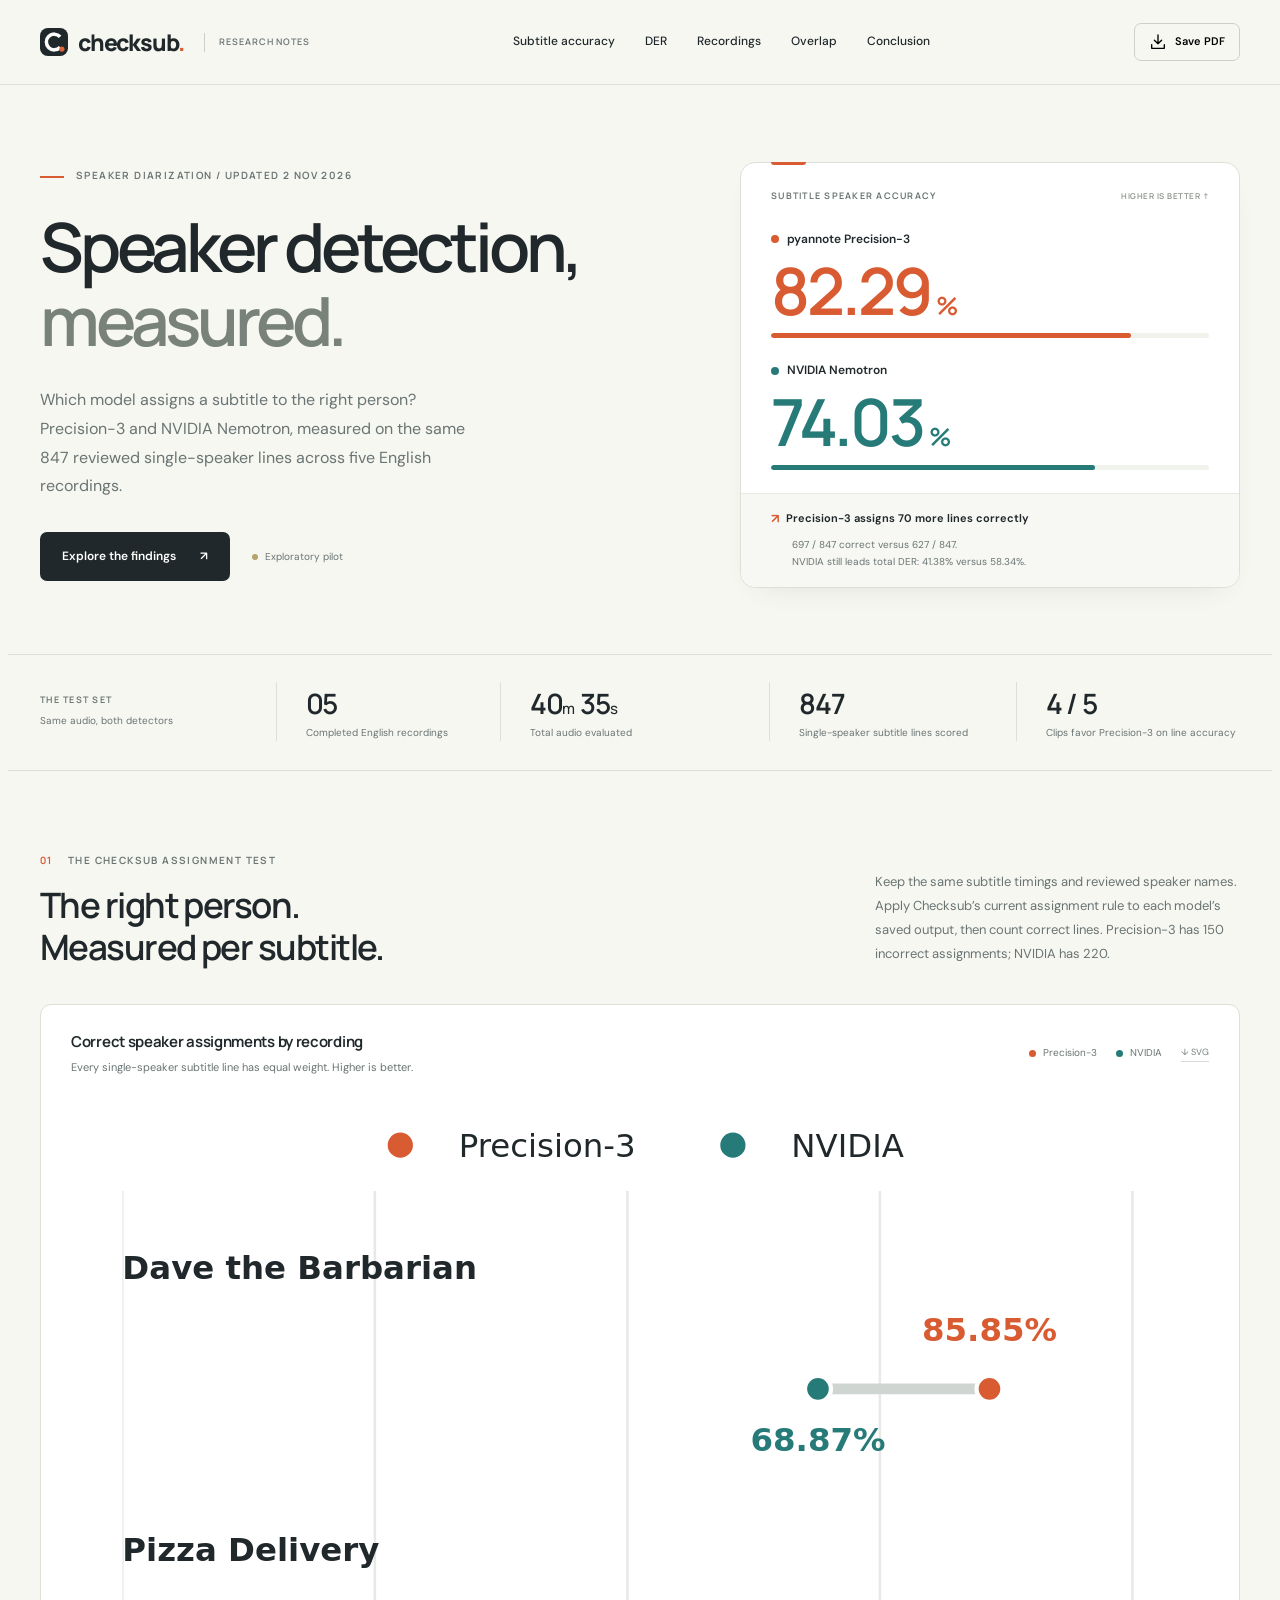
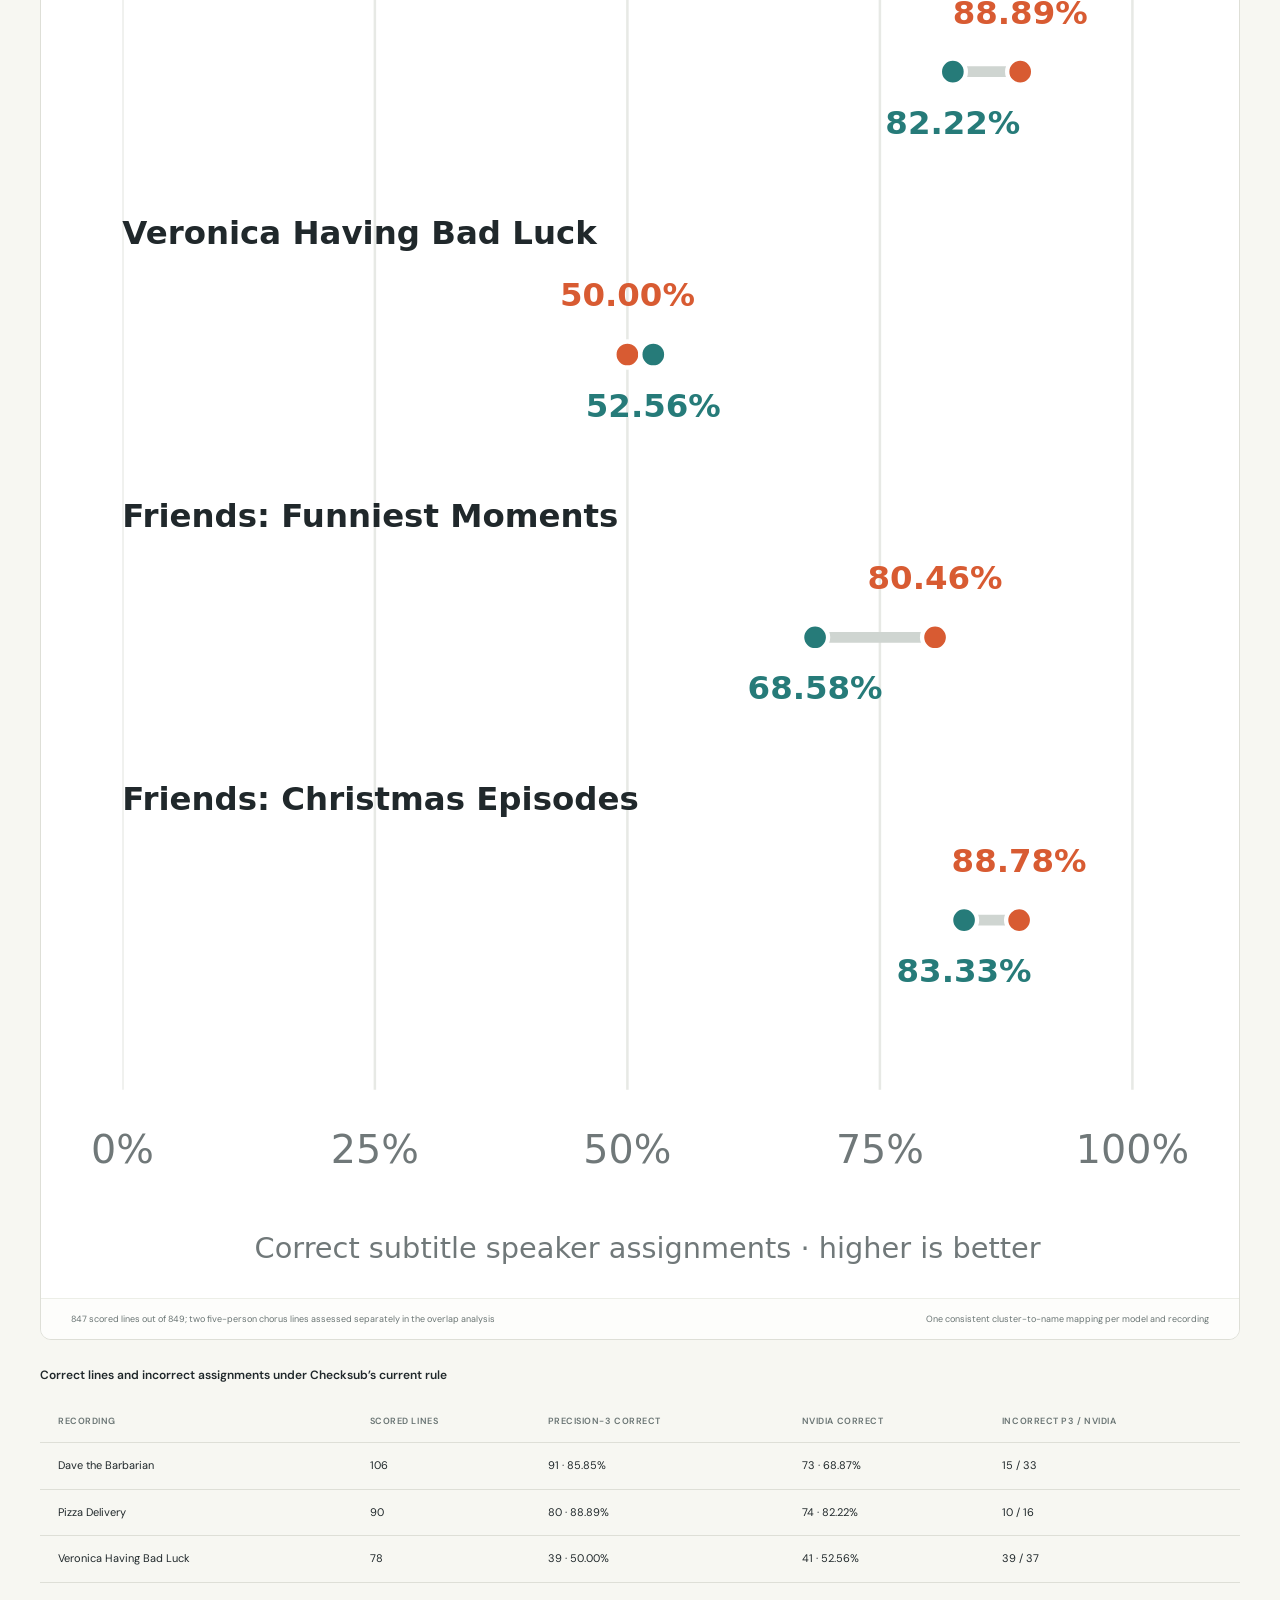
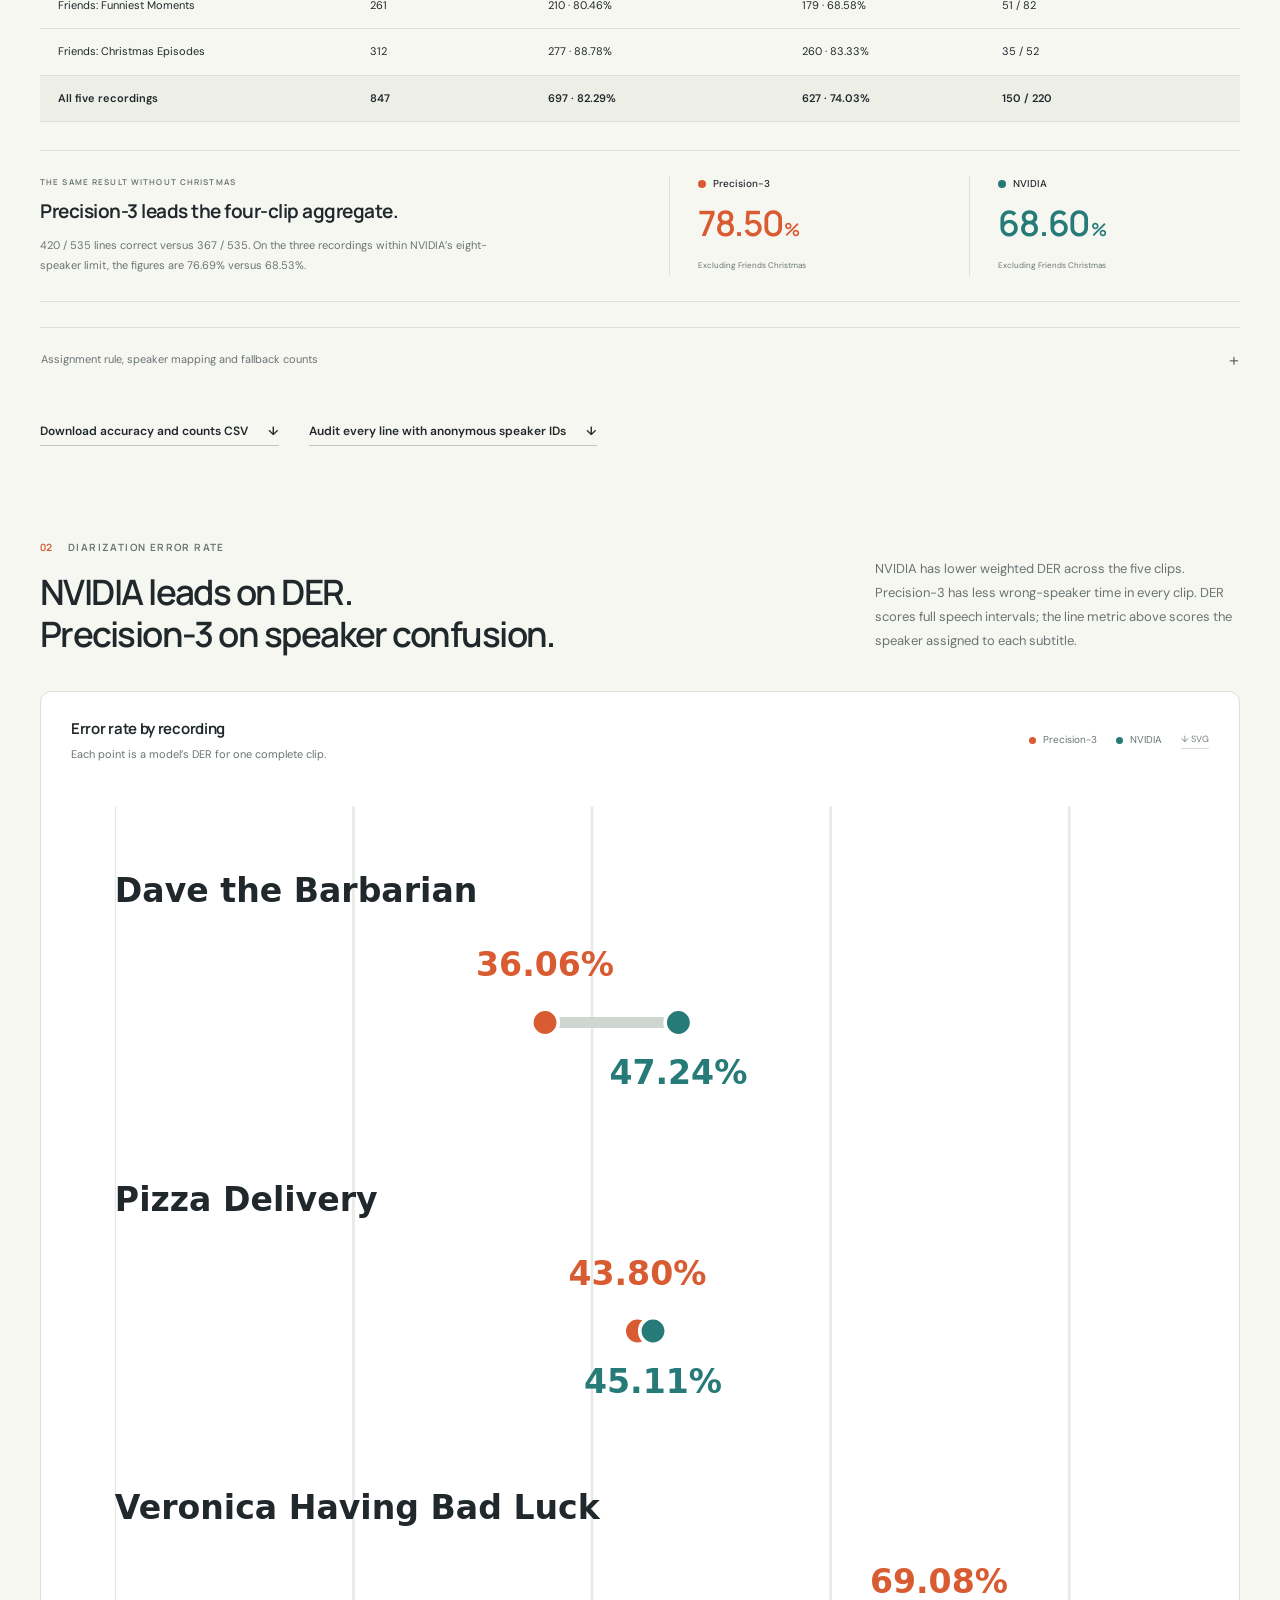
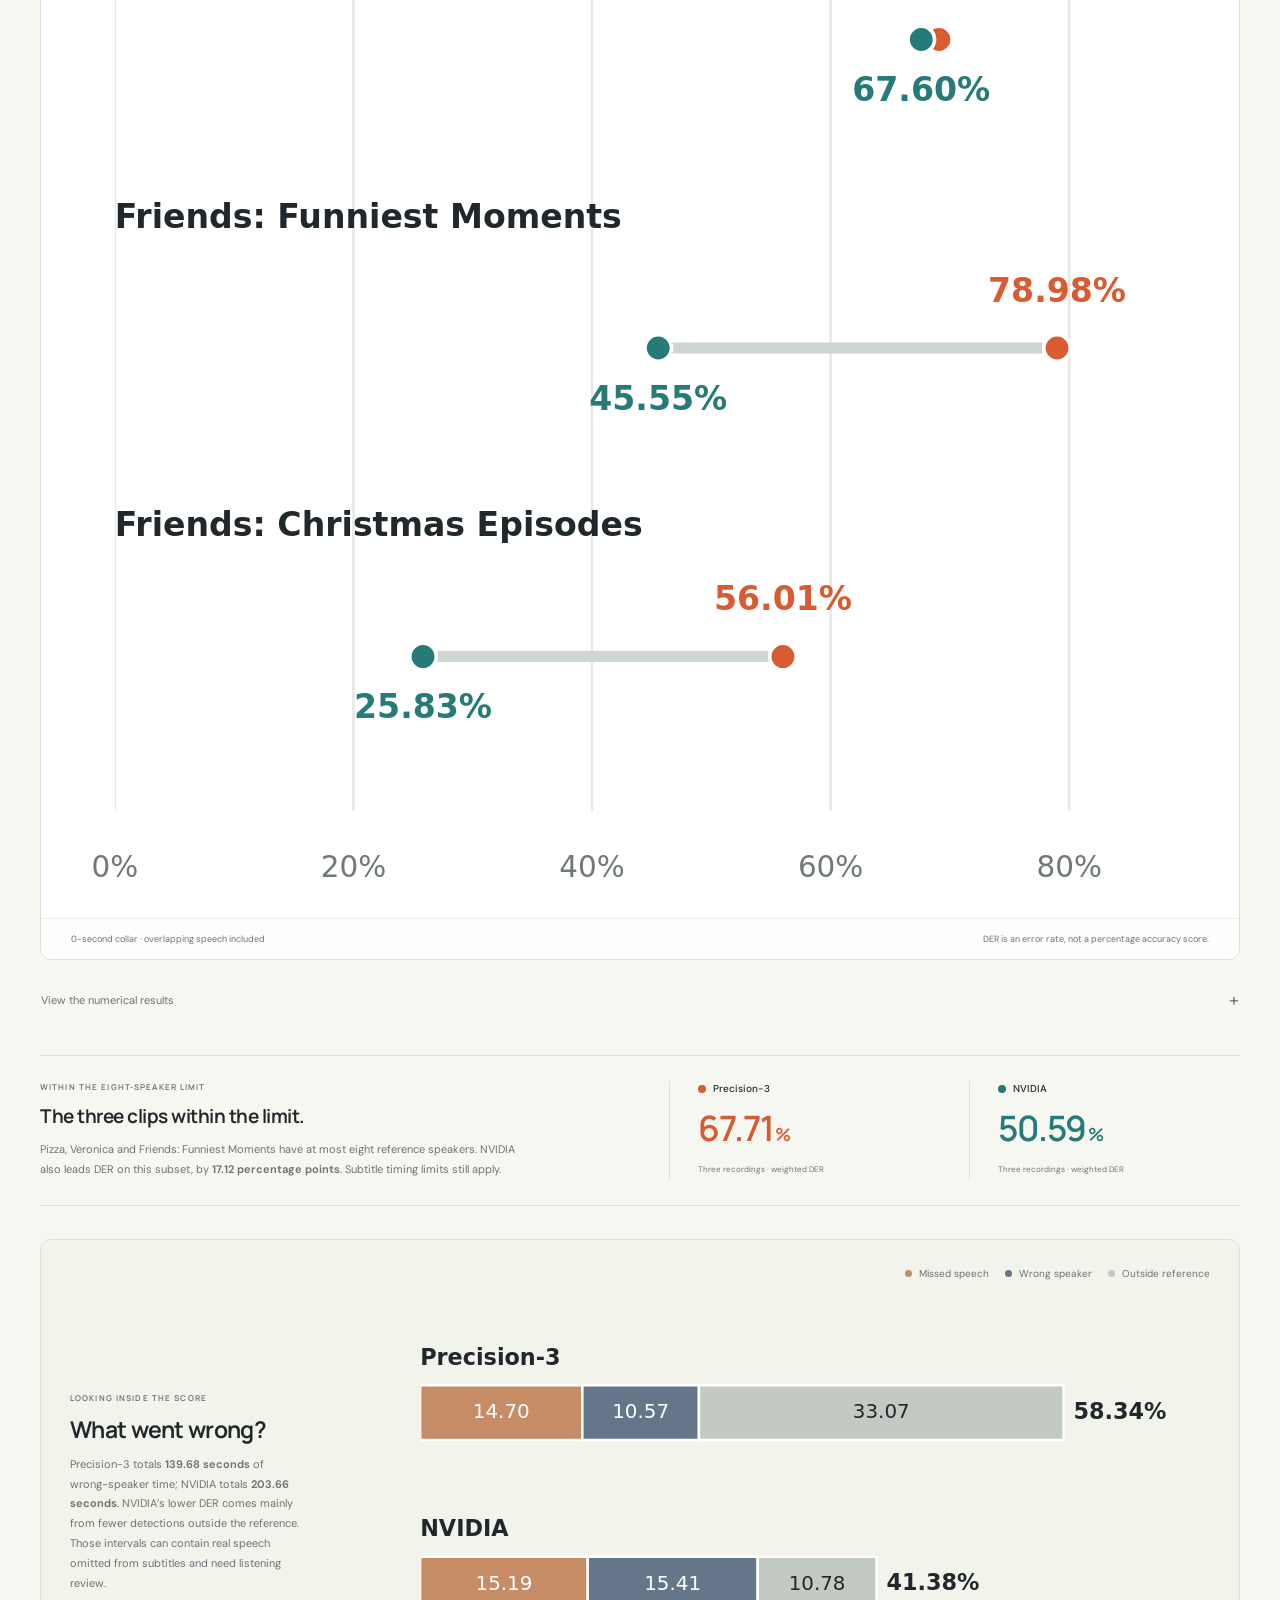
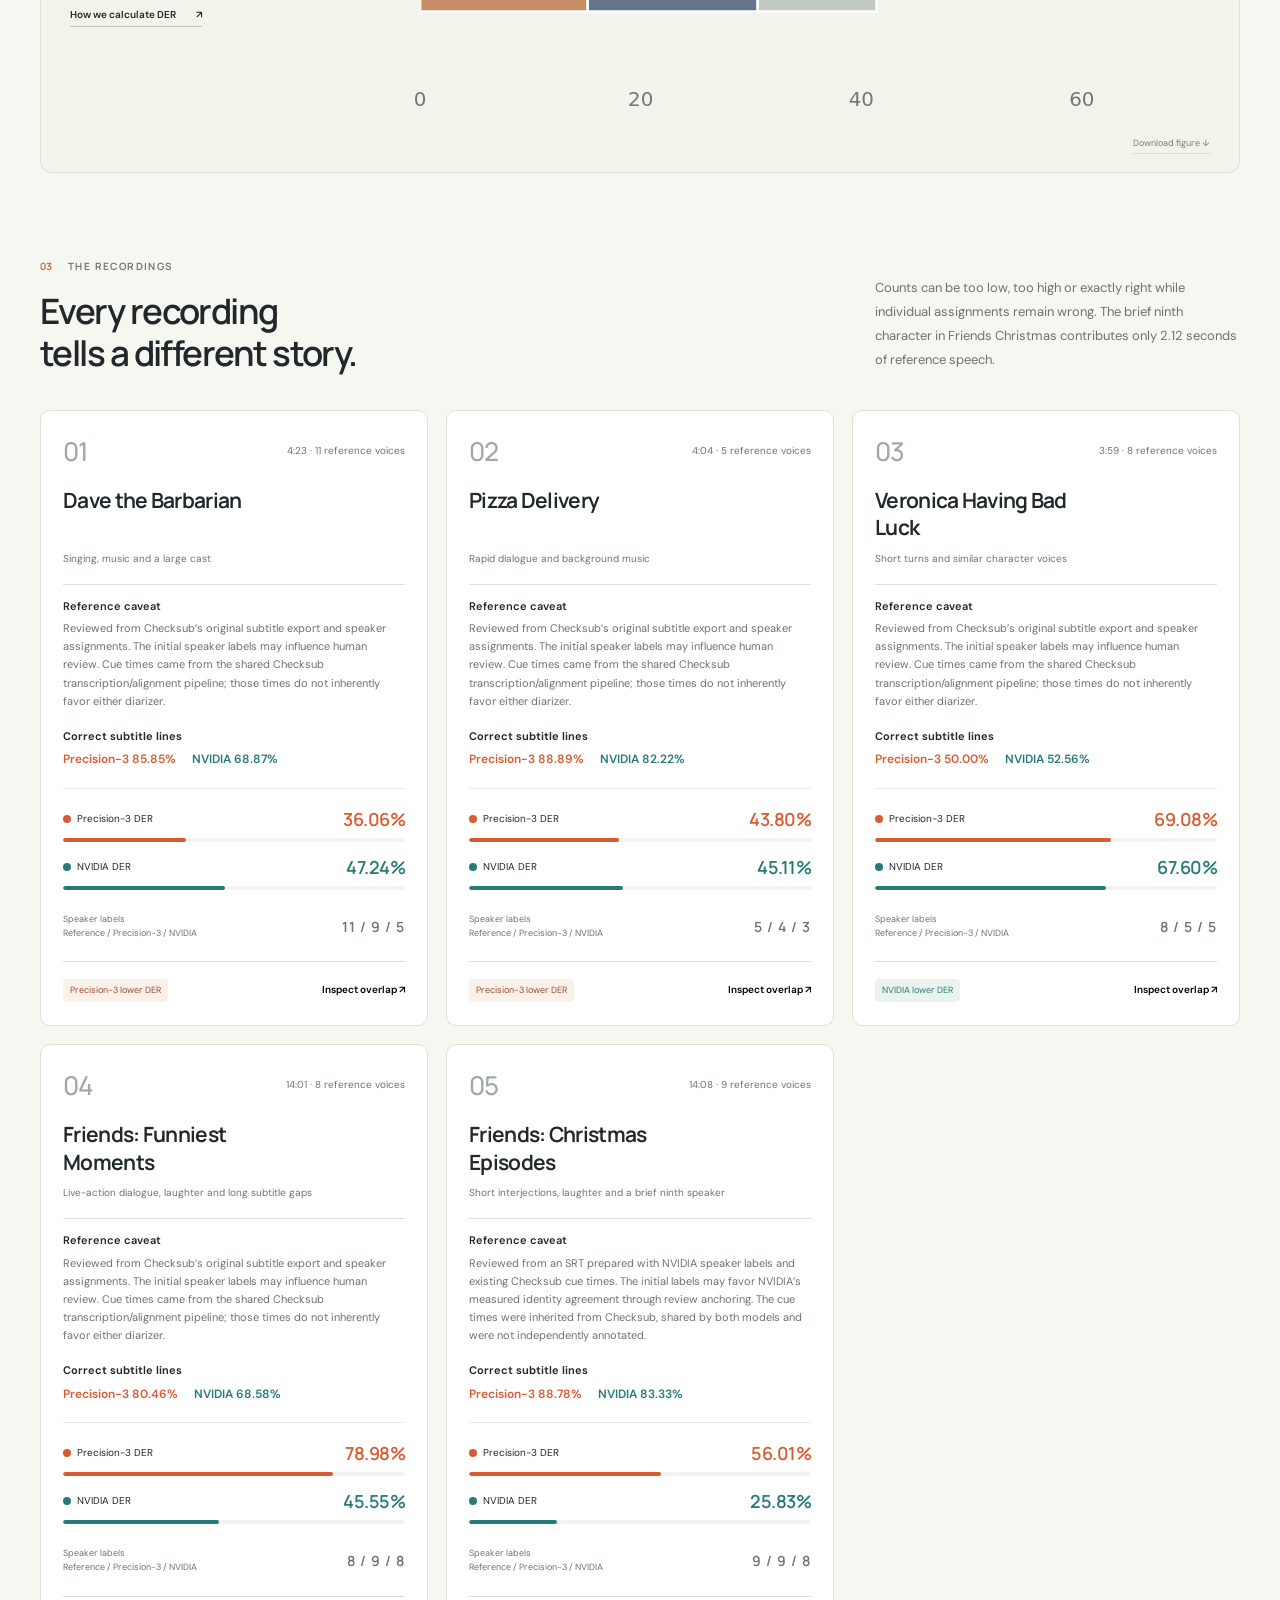
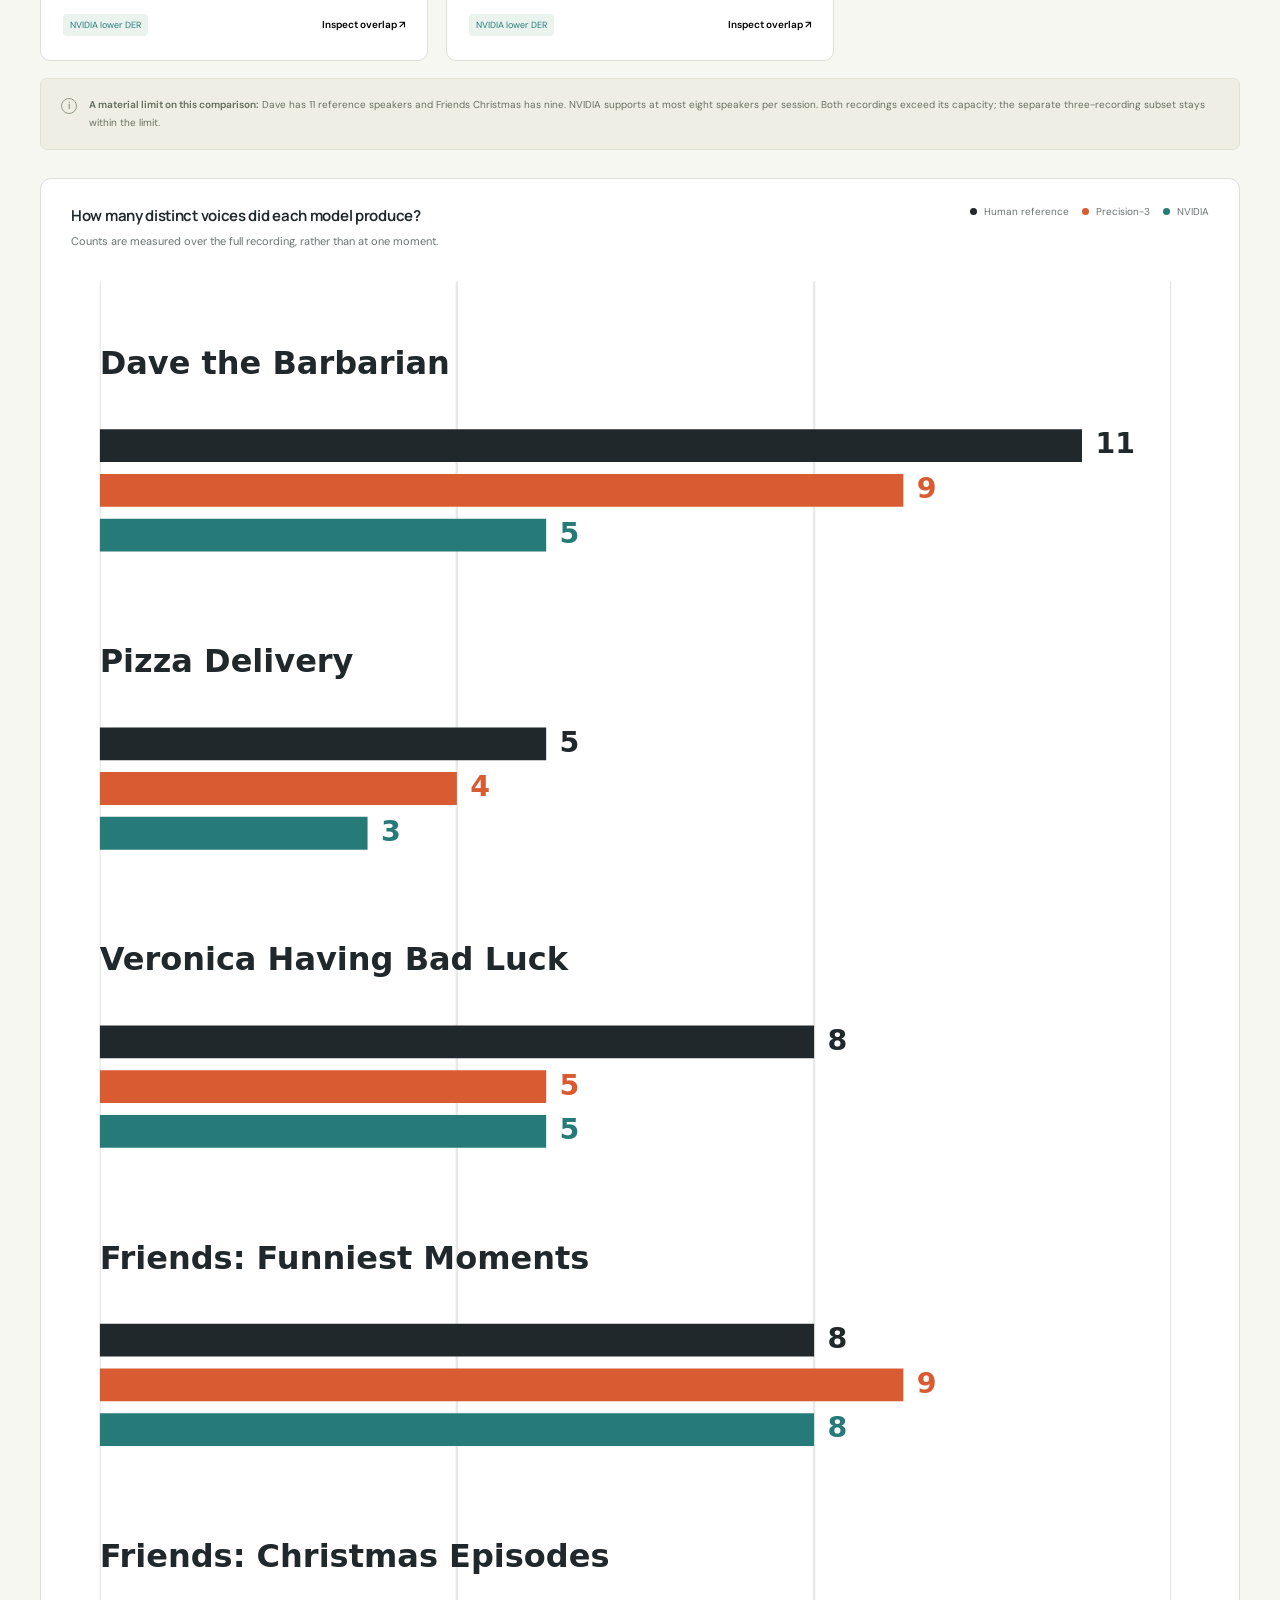
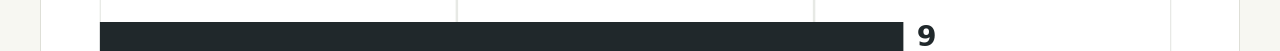
<file: index.html>
<!doctype html>
<html lang="en">
<head>
  <meta charset="utf-8">
  <meta name="viewport" content="width=device-width,initial-scale=1">
  <meta name="theme-color" content="#f7f7f2">
  <meta name="description" content="Precision-3 assigns 82.29% of reviewed subtitle lines correctly versus NVIDIA's 74.03%, using Checksub's assignment rule. Compare per-line accuracy, DER and overlap across five recordings.">
  <meta property="og:title" content="Speaker detection, measured. | Checksub evaluation">
  <meta property="og:description" content="Two detectors. Five completed recordings. Compare total error, speaker assignments and overlapping voices.">
  <meta property="og:type" content="website">
  <meta property="og:image" content="https://checkalex.github.io/speaker-detection-comparison/assets/preview.png">
  <title>Speaker detection, measured. | Checksub</title>
  <link rel="icon" href="assets/mark.svg?v=20261102-subtitle-accuracy" type="image/svg+xml">
  <link rel="stylesheet" href="styles.css?v=20261102-subtitle-accuracy">
  <script defer src="data/comparison.js?v=20261102-subtitle-accuracy"></script>
  <script defer src="app.js?v=20261102-subtitle-accuracy"></script>
</head>
<body>
  <a class="skip-link" href="#main">Skip to report</a>
  <header class="site-header">
    <a class="brand" href="#" aria-label="Checksub evaluation home"><img src="assets/mark.svg?v=20261102-subtitle-accuracy" width="28" height="28" alt=""><span>checksub<span class="brand-dot">.</span></span><span class="brand-divider"></span><span class="brand-lab">RESEARCH NOTES</span></a>
    <nav aria-label="Report sections"><a href="#results">Subtitle accuracy</a><a href="#der">DER</a><a href="#recordings">Recordings</a><a href="#overlap">Overlap</a><a href="#conclusion">Conclusion</a></nav>
    <button class="button button-small button-outline print-action" type="button" data-testid="print-report"><svg viewBox="0 0 20 20" aria-hidden="true"><path d="M10 2v10m-4-4 4 4 4-4M3 13v4h14v-4"/></svg>Save PDF</button>
  </header>
  <main id="main">
    <section class="hero container" aria-labelledby="hero-title">
      <div class="hero-copy">
        <p class="eyebrow"><span class="orange-rule"></span>SPEAKER DIARIZATION / UPDATED 2 NOV 2026</p>
        <h1 id="hero-title">Speaker detection,<br><span>measured.</span></h1>
        <p class="hero-description">Which model assigns a subtitle to the right person? Precision-3 and NVIDIA Nemotron, measured on the same 847 reviewed single-speaker lines across five English recordings.</p>
        <div class="hero-actions"><a class="button button-dark" href="#results">Explore the findings <span aria-hidden="true">↗</span></a><span class="status-pill"><span></span>Exploratory pilot</span></div>
      </div>
      <div class="verdict-card">
        <div class="card-topline"><span class="eyebrow">SUBTITLE SPEAKER ACCURACY</span><span class="tiny-tag">HIGHER IS BETTER ↑</span></div>
        <div class="hero-model"><span class="model-label"><i class="dot precision"></i>pyannote Precision-3</span><div class="hero-number precision-text">82.29<span>%</span></div><div class="score-track"><span class="precision-fill" style="width:82.29%"></span></div></div>
        <div class="hero-model second"><span class="model-label"><i class="dot nvidia"></i>NVIDIA Nemotron</span><div class="hero-number nvidia-text">74.03<span>%</span></div><div class="score-track"><span class="nvidia-fill" style="width:74.03%"></span></div></div>
        <div class="verdict-bottom"><strong><span class="round-arrow">↗</span>Precision-3 assigns 70 more lines correctly</strong><p>697 / 847 correct versus 627 / 847.<br>NVIDIA still leads total DER: 41.38% versus 58.34%.</p></div>
      </div>
    </section>

    <div class="dataset-strip container" aria-label="Evaluation scope"><div class="strip-label"><span class="eyebrow">THE TEST SET</span><span class="small-note">Same audio, both detectors</span></div><div><strong>05</strong><span>Completed English recordings</span></div><div><strong>40<span class="unit">m</span> 35<span class="unit">s</span></strong><span>Total audio evaluated</span></div><div><strong>847</strong><span>Single-speaker subtitle lines scored</span></div><div class="strip-last"><strong>4 / 5</strong><span>Clips favor Precision-3 on line accuracy</span></div></div>

    <section class="container report-section" id="results" aria-labelledby="results-title">
      <div class="section-heading"><div><p class="eyebrow"><span class="section-number">01</span>THE CHECKSUB ASSIGNMENT TEST</p><h2 id="results-title">The right person.<br>Measured per subtitle.</h2></div><p class="section-intro">Keep the same subtitle timings and reviewed speaker names. Apply Checksub’s current assignment rule to each model’s saved output, then count correct lines. Precision-3 has 150 incorrect assignments; NVIDIA has 220.</p></div>
      <div class="figure-panel">
        <div class="figure-heading"><div><h3>Correct speaker assignments by recording</h3><p>Every single-speaker subtitle line has equal weight. Higher is better.</p></div><div class="legend"><span><i class="dot precision"></i>Precision-3</span><span><i class="dot nvidia"></i>NVIDIA</span><a class="figure-download" href="assets/subtitle-accuracy.svg?v=20261102-subtitle-accuracy" download data-testid="download-subtitle-accuracy-chart" aria-label="Download subtitle speaker accuracy chart as SVG">↓ SVG</a></div></div>
        <div class="chart-scroll"><picture><source media="(max-width:760px)" srcset="assets/subtitle-accuracy-mobile.svg?v=20261102-subtitle-accuracy"><img class="chart" src="assets/subtitle-accuracy.svg?v=20261102-subtitle-accuracy" width="1142" height="630" alt="Correct subtitle speaker assignments, Precision-3 versus NVIDIA: Dave 85.85% / 68.87%; Pizza 88.89% / 82.22%; Veronica 50.00% / 52.56%; Friends Funniest 80.46% / 68.58%; Friends Christmas 88.78% / 83.33%."></picture></div>
        <div class="figure-foot"><span>847 scored lines out of 849; two five-person chorus lines assessed separately in the overlap analysis</span><span>One consistent cluster-to-name mapping per model and recording</span></div>
      </div>
      <div class="table-scroll subtitle-results"><table data-testid="subtitle-accuracy-table"><caption>Correct lines and incorrect assignments under Checksub’s current rule</caption><thead><tr><th>Recording</th><th>Scored lines</th><th>Precision-3 correct</th><th>NVIDIA correct</th><th>Incorrect P3 / NVIDIA</th></tr></thead><tbody id="subtitle-score-rows"></tbody></table></div>
      <div class="capacity-comparison"><div class="capacity-copy"><p class="eyebrow">THE SAME RESULT WITHOUT CHRISTMAS</p><h3>Precision-3 leads the four-clip aggregate.</h3><p>420 / 535 lines correct versus 367 / 535. On the three recordings within NVIDIA’s eight-speaker limit, the figures are 76.69% versus 68.53%.</p></div><div class="capacity-score"><span><i class="dot precision"></i>Precision-3</span><strong class="precision-text">78.50<span>%</span></strong><small>Excluding Friends Christmas</small></div><div class="capacity-score"><span><i class="dot nvidia"></i>NVIDIA</span><strong class="nvidia-text">68.60<span>%</span></strong><small>Excluding Friends Christmas</small></div></div>
      <details class="configuration-details subtitle-method" data-testid="subtitle-accuracy-method"><summary>Assignment rule, speaker mapping and fallback counts <span aria-hidden="true">+</span></summary><div class="configuration-grid"><div><h4>The existing Checksub rule</h4><p>Choose the single detected segment with the largest overlap with the subtitle. The first segment wins ties. This reproduces the editor rule; overlap from separate segments of the same speaker is not summed.</p><p>All 849 intervals match the saved Checksub exports. The scorer matched the original Ruby assignment code on all 1,694 scored model/line combinations.</p></div><div><h4>One identity mapping per recording</h4><p>Each anonymous model cluster is matched to at most one reviewed person, and each person to at most one cluster. The global mapping maximizes correct line count; it is never changed per line. This measures best-case grouping agreement after consistent speaker naming.</p><p>Two Dave chorus lines have five reference speakers each. They are excluded from this single-speaker score and remain included in DER and overlap evaluation.</p></div><div><h4>Default assignments are visible</h4><p>When no segment overlaps, Checksub defaults to speaker ID 1. Precision-3 used this fallback on 15 lines, with two correct; NVIDIA on 69 lines, with 27 correct. The main score includes this editor behavior.</p><p>Counting correct assignments only when supported by a detected segment gives <strong>82.05% for Precision-3 and 70.84% for NVIDIA</strong>, over the same 847 lines. Incorrect-line counts are a correction proxy, not measured editing time.</p></div></div></details>
      <p class="subtitle-downloads"><a class="text-link" href="data/subtitle-accuracy.csv?v=20261102-subtitle-accuracy" download data-testid="download-subtitle-accuracy">Download accuracy and counts CSV <span>↓</span></a><a class="text-link" href="data/subtitle-assignments.csv?v=20261102-subtitle-accuracy" download data-testid="download-subtitle-assignments">Audit every line with anonymous speaker IDs <span>↓</span></a></p>
    </section>

    <section class="container report-section" id="der" aria-labelledby="der-title">
      <div class="section-heading"><div><p class="eyebrow"><span class="section-number">02</span>DIARIZATION ERROR RATE</p><h2 id="der-title">NVIDIA leads on DER.<br>Precision-3 on speaker confusion.</h2></div><p class="section-intro">NVIDIA has lower weighted DER across the five clips. Precision-3 has less wrong-speaker time in every clip. DER scores full speech intervals; the line metric above scores the speaker assigned to each subtitle.</p></div>
      <div class="figure-panel">
        <div class="figure-heading"><div><h3>Error rate by recording</h3><p>Each point is a model’s DER for one complete clip.</p></div><div class="legend"><span><i class="dot precision"></i>Precision-3</span><span><i class="dot nvidia"></i>NVIDIA</span><a class="figure-download" href="assets/quality-by-clip.svg?v=20261102-subtitle-accuracy" download aria-label="Download error rate chart as SVG">↓ SVG</a></div></div>
        <div class="chart-scroll"><picture><source media="(max-width:760px)" srcset="assets/quality-mobile.svg?v=20261102-subtitle-accuracy"><img class="chart" src="assets/quality-by-clip.svg?v=20261102-subtitle-accuracy" width="1142" height="630" alt="Precision-3 versus NVIDIA DER: Dave 36.06% / 47.24%; Pizza 43.80% / 45.11%; Veronica 69.08% / 67.60%; Friends Funniest 78.98% / 45.55%; Friends Christmas 56.01% / 25.83%."></picture></div>
        <div class="figure-foot"><span>0-second collar · overlapping speech included</span><span>DER is an error rate, not a percentage accuracy score.</span></div>
      </div>
      <details class="data-table-details"><summary>View the numerical results <span aria-hidden="true">+</span></summary><div class="table-scroll"><table><caption class="sr-only">Diarization results for each clip</caption><thead><tr><th>Recording</th><th>Precision-3 DER</th><th>NVIDIA DER</th><th>Precision-3 wrong-speaker time</th><th>NVIDIA wrong-speaker time</th><th>Lower DER</th></tr></thead><tbody><tr><th>Dave the Barbarian</th><td>36.06%</td><td>47.24%</td><td>27.57 s</td><td>45.39 s</td><td>Precision-3</td></tr><tr><th>Pizza Delivery</th><td>43.80%</td><td>45.11%</td><td>21.60 s</td><td>24.57 s</td><td>Precision-3</td></tr><tr><th>Veronica Having Bad Luck</th><td>69.08%</td><td>67.60%</td><td>39.25 s</td><td>41.89 s</td><td>NVIDIA</td></tr><tr><th>Friends: Funniest Moments</th><td>78.98%</td><td>45.55%</td><td>32.45 s</td><td>66.10 s</td><td>NVIDIA</td></tr><tr><th>Friends: Christmas Episodes</th><td>56.01%</td><td>25.83%</td><td>18.81 s</td><td>25.71 s</td><td>NVIDIA</td></tr><tr class="total-row"><th>Weighted DER / total seconds</th><td>58.34%</td><td>41.38%</td><td>139.68 s</td><td>203.66 s</td><td>NVIDIA on DER</td></tr></tbody></table></div></details>
      <div class="capacity-comparison"><div class="capacity-copy"><p class="eyebrow">WITHIN THE EIGHT-SPEAKER LIMIT</p><h3>The three clips within the limit.</h3><p>Pizza, Veronica and Friends: Funniest Moments have at most eight reference speakers. NVIDIA also leads DER on this subset, by <strong>17.12 percentage points</strong>. Subtitle timing limits still apply.</p></div><div class="capacity-score"><span><i class="dot precision"></i>Precision-3</span><strong class="precision-text">67.71<span>%</span></strong><small>Three recordings · weighted DER</small></div><div class="capacity-score"><span><i class="dot nvidia"></i>NVIDIA</span><strong class="nvidia-text">50.59<span>%</span></strong><small>Three recordings · weighted DER</small></div></div>
      <div class="error-panel"><div class="error-copy"><p class="eyebrow">LOOKING INSIDE THE SCORE</p><h3>What went wrong?</h3><p>Precision-3 totals <strong>139.68 seconds</strong> of wrong-speaker time; NVIDIA totals <strong>203.66 seconds</strong>. NVIDIA’s lower DER comes mainly from fewer detections outside the reference. Those intervals can contain real speech omitted from subtitles and need listening review.</p><a class="text-link" href="#method">How we calculate DER <span>↗</span></a></div><div class="error-figure"><div class="legend error-legend"><span><i class="dot missed"></i>Missed speech</span><span><i class="dot confused"></i>Wrong speaker</span><span><i class="dot extra"></i>Outside reference</span></div><div class="chart-scroll"><picture><source media="(max-width:760px)" srcset="assets/errors-mobile.svg?v=20261102-subtitle-accuracy"><img class="chart" src="assets/error-breakdown.svg?v=20261102-subtitle-accuracy" width="1136" height="285" alt="Stacked chart breaking each model's total diarization error into missed speech, speaker confusion and false speech detection."></picture></div><a class="figure-download" href="assets/error-breakdown.svg?v=20261102-subtitle-accuracy" download>Download figure ↓</a></div></div>
    </section>

    <section class="container report-section recordings-section" id="recordings" aria-labelledby="recordings-title">
      <div class="section-heading"><div><p class="eyebrow"><span class="section-number">03</span>THE RECORDINGS</p><h2 id="recordings-title">Every recording<br>tells a different story.</h2></div><p class="section-intro">Counts can be too low, too high or exactly right while individual assignments remain wrong. The brief ninth character in Friends Christmas contributes only 2.12 seconds of reference speech.</p></div>
      <div id="clip-cards" class="clip-cards"></div>
      <div class="capacity-note"><span class="note-icon">i</span><p><strong>A material limit on this comparison:</strong> Dave has 11 reference speakers and Friends Christmas has nine. NVIDIA supports at most eight speakers per session. Both recordings exceed its capacity; the separate three-recording subset stays within the limit.</p></div>
      <div class="figure-panel speaker-figure"><div class="figure-heading"><div><h3>How many distinct voices did each model produce?</h3><p>Counts are measured over the full recording, rather than at one moment.</p></div><div class="legend"><span><i class="dot reference"></i>Human reference</span><span><i class="dot precision"></i>Precision-3</span><span><i class="dot nvidia"></i>NVIDIA</span></div></div><div class="chart-scroll"><picture><source media="(max-width:760px)" srcset="assets/speakers-mobile.svg?v=20261102-subtitle-accuracy"><img class="chart" src="assets/speaker-counts.svg?v=20261102-subtitle-accuracy" width="1142" height="600" alt="Reference / Precision-3 / NVIDIA speaker counts: Dave 11 / 9 / 5; Pizza 5 / 4 / 3; Veronica 8 / 5 / 5; Friends Funniest 8 / 9 / 8; Friends Christmas 9 / 9 / 8."></picture></div></div>
    </section>

    <section class="overlap-section" id="overlap" aria-labelledby="overlap-title"><div class="container">
      <div class="section-heading"><div><p class="eyebrow"><span class="section-number">04</span>AN INTERACTIVE CLOSER LOOK</p><h2 id="overlap-title">Inside the overlap.</h2></div><p class="section-intro">Both models flag simultaneous voices. Explore exactly when they do, and how many speaker labels are active at the same moment.</p></div>
      <div class="overlap-explorer">
        <div class="explorer-toolbar"><div class="clip-tabs" role="group" aria-label="Choose a recording"><button type="button" class="active" data-clip="dave" data-testid="select-dave" aria-pressed="true">Dave the Barbarian</button><button type="button" data-clip="pizza" data-testid="select-pizza" aria-pressed="false">Pizza Delivery</button><button type="button" data-clip="veronica" data-testid="select-veronica" aria-pressed="false">Veronica</button><button type="button" data-clip="friends" data-testid="select-friends" aria-pressed="false">Friends: Funniest</button><button type="button" data-clip="christmas" data-testid="select-christmas" aria-pressed="false">Friends: Christmas</button></div><span class="explorer-kind"><span></span>ACTUAL MODEL OUTPUTS</span></div>
        <div class="explorer-body"><div class="timeline-top"><div><p class="eyebrow" id="timeline-kicker">DAVE THE BARBARIAN / FIVE-VOICE CHORUS</p><h3 id="timeline-title">Five voices in the reference.<br>Fewer in the predictions.</h3></div><div class="window-controls" role="group" aria-label="Timeline viewing window"><button type="button" data-window="full" data-testid="show-full-timeline" aria-pressed="false">Full recording</button><button type="button" data-window="focus" class="active" data-testid="show-focus-timeline" aria-pressed="true">Zoom to overlap</button></div></div>
        <div class="timeline-legend"><span><i class="dot reference-light"></i>Human reference</span><span><i class="dot precision"></i>Precision-3</span><span><i class="dot nvidia-light"></i>NVIDIA</span><span class="legend-note">Height = simultaneous speaker labels</span></div>
        <div id="activity-chart" class="activity-chart" data-testid="overlap-timeline"></div>
        <div class="timeline-scrubber"><span id="window-start">3:17</span><label class="sr-only" for="time-slider">Inspect time in the selected recording</label><input id="time-slider" data-testid="timeline-time-slider" type="range" min="197" max="208" step="0.01" value="201"><span id="window-end">3:28</span><button id="animate-button" class="animate-button" type="button" data-testid="animate-timeline" aria-label="Animate the timeline">▶</button></div>
        <div class="cursor-readout" aria-live="polite"><span class="time-readout" id="cursor-time">03:21.00</span><span>Reference <strong id="cursor-reference">5</strong></span><span class="precision-text">Precision-3 <strong id="cursor-pyannote">2</strong></span><span class="light-nvidia">NVIDIA <strong id="cursor-nemotron">2</strong></span></div>
        <p class="interaction-hint">Move the slider or point at the chart to inspect an exact moment. The animation replays the detection timeline; no audio is hosted on this page.</p>
        <div class="overlap-insight" id="overlap-insight"></div>
        <div class="event-heading"><h4>When was overlap detected?</h4><span id="event-count"></span></div><div class="table-scroll"><table class="event-table"><caption class="sr-only">Overlap intervals in the selected clip</caption><thead><tr><th>Time window</th><th>Reference peak</th><th>Precision-3 peak</th><th>NVIDIA peak</th><th>Reference status</th></tr></thead><tbody id="event-rows"></tbody></table></div><button type="button" class="show-events" id="show-events" data-testid="show-all-overlap-events" hidden>Show all events</button>
        <p class="overlap-note" id="overlap-note"></p></div>
      </div>
      <div class="overlap-takeaway"><span class="outline-asterisk" aria-hidden="true">✳</span><p><strong>Detecting overlap and recovering every voice are separate tasks.</strong> In the annotated chorus, Precision-3 reaches three simultaneous labels; NVIDIA reaches two. The reference contains five. Those counts do not verify which characters were assigned correctly.</p></div>
    </div></section>

    <section class="container report-section method-section" id="method" aria-labelledby="method-title">
      <div class="section-heading"><div><p class="eyebrow"><span class="section-number">05</span>HOW TO READ THESE NUMBERS</p><h2 id="method-title">A useful pilot.<br>A specific set of limits.</h2></div><p class="section-intro">These are our measured results, not the vendors’ published benchmark scores. They describe this test set and these references.</p></div>
      <div class="method-grid"><div class="formula-card"><span class="eyebrow">THE METRIC</span><h3>Diarization error rate</h3><div class="formula"><span>Missed speech + extra speech<br>+ wrong-speaker time</span><span class="formula-divider"></span><span>Reference speaker time</span></div><p>Multiplied by 100. <strong>Lower is better.</strong> DER can exceed 100%; subtracting it from 100 does not give a reliable “accuracy” score.</p><p>Scores are weighted by reference speaker time. Overlapping reference voices each contribute speaker time.</p></div><div class="method-list"><article><span>01</span><div><h4>Identical audio, isolated detection</h4><p>Both models received the same 16 kHz mono WAV for each clip. This compares Precision-3 with Nemotron 3 Diarization, not the full Nemotron 3.5 Transcribe pipeline.</p></div></article><article><span>02</span><div><h4>Model-assisted labels, subtitle-based times</h4><p>The first four references began with Checksub’s original speaker assignments; Friends Christmas began with NVIDIA speaker labels. Those initial labels may influence human review. All five use the same Checksub transcription/alignment cue times for both models; those timings do not inherently favor either diarizer. Subtitle display boundaries can differ from audible speech. Human review does not make this a blind reference. Only Dave’s chorus has explicit overlap annotation.</p></div></article><article><span>03</span><div><h4>Strict, consistent scoring</h4><p>Zero boundary collar; overlap included; full-clip evaluation. Speaker IDs are matched to names globally and one-to-one, so splitting or merging identities is penalized.</p></div></article><article><span>04</span><div><h4>A small, specialized sample</h4><p>Three animation clips and two Friends compilations, all in English, with music, laughter and short turns. Dave and Friends Christmas exceed NVIDIA’s eight-speaker capacity. Customer recordings and other languages need separate evaluation.</p></div></article><article><span>05</span><div><h4>Speed and cost need a separate test</h4><p>Precision-3 used a hosted API; NVIDIA used local GPU inference. Queueing, upload and model load have different scopes. This report makes no apples-to-apples speed or cost claim.</p></div></article></div></div>
      <details class="configuration-details"><summary>Model settings & reproducibility <span aria-hidden="true">+</span></summary><div class="configuration-grid"><div><h4>pyannote Precision-3</h4><p>Automatic speaker count; transcription off; regular overlapping diarization; VAD and crosstalk sensitivity set to zero. The hosted checkpoint behind the model alias is managed by pyannote.</p><a href="https://www.pyannote.ai/precision-3" target="_blank" rel="noopener">Model documentation ↗</a></div><div><h4>NVIDIA Nemotron 3 Diarization</h4><p>Offline Transformers inference; float32; threshold 0.5; RTX 4090. Model and runtime source revisions are pinned in the downloadable data.</p><a href="https://huggingface.co/nvidia/Nemotron-3-Diarization" target="_blank" rel="noopener">Model card & eight-speaker limit ↗</a></div><div><h4>Scoring & records</h4><p>pyannote.metrics with consistent settings. Public data includes file hashes, model measurements, and anonymous speaker-count timelines. Source audio, transcripts, credentials and job identifiers are excluded.</p><a href="https://pyannote.github.io/pyannote-metrics/reference.html#diarization" target="_blank" rel="noopener">Scoring documentation ↗</a></div></div></details>
    </section>

    <section class="conclusion-section container" id="conclusion" aria-labelledby="conclusion-title"><div class="conclusion-copy"><p class="eyebrow"><span class="section-number">06</span>CONCLUSION</p><h2 id="conclusion-title">Precision-3 leads<br>on subtitle assignments.</h2><p class="conclusion-lead">Using Checksub’s current rule and one consistent identity mapping per recording, Precision-3 assigns <strong>697 of 847 lines correctly (82.29%)</strong>; NVIDIA assigns <strong>627 (74.03%)</strong>. That is 70 fewer incorrect line assignments. Precision-3 leads this metric in four of the five recordings.</p><p>This supports keeping Precision-3 as the provisional default for the current subtitle workflow. NVIDIA wins total DER, 41.38% versus 58.34%. Both findings are valid for this test: one measures the label on each subtitle, the other measures full speech intervals. Reference review was model-assisted, and this pilot does not measure editing time or production cost. Neither system recovers all five annotated chorus voices.</p><div class="recommendation-tag"><span></span>PROVISIONAL RECOMMENDATION FROM MEASURED LINE ACCURACY</div></div><div class="next-steps"><p class="eyebrow">BEFORE A REPLACEMENT DECISION</p><article><span>1</span><div><h4>Audit the disagreements</h4><p>Use the per-line CSV to find incorrect labels and default-speaker assignments. Verify the disputed speaker names by listening, and inspect whether a different assignment rule improves the same saved outputs.</p></div></article><article><span>2</span><div><h4>Broaden the test set</h4><p>Add customer-style interviews in our working languages. Precision-3 also leads line accuracy on the three recordings within NVIDIA’s eight-speaker limit: 76.69% versus 68.53%.</p></div></article><article><span>3</span><div><h4>Measure correction work and cost</h4><p>Compare actual user corrections, latency and deployment cost. Independently reviewed speech boundaries can strengthen DER evaluation; no new inference is required to rescore cached results.</p></div></article></div></section>
  </main>
  <footer class="container site-footer"><div><a class="footer-brand" href="#">checksub<span>.</span></a><p>Speaker detection evaluation · 2 November 2026<br>Five completed recordings · exploratory study</p></div><div class="footer-links"><a href="speaker-detection-evaluation.pdf?v=20261102-subtitle-accuracy" download>PDF report <span>↓</span></a><a href="data/subtitle-accuracy.csv?v=20261102-subtitle-accuracy" download>Subtitle accuracy CSV <span>↓</span></a><a href="data/comparison.json?v=20261102-subtitle-accuracy" download>Data & timelines <span>↓</span></a><a href="assets/subtitle-accuracy.png?v=20261102-subtitle-accuracy" download>Shareable chart <span>↓</span></a><a href="https://github.com/checkalex/speaker-detection-comparison" target="_blank" rel="noopener">GitHub source <span>↗</span></a></div></footer>
  <noscript><p class="container">JavaScript is required for the overlap explorer. The result charts and conclusion above remain available. Download the CSV for all numerical results.</p></noscript>
</body>
</html>
</file>
<file: styles.css>
@font-face{font-family:Manrope;src:url('assets/fonts/manrope.ttf') format('truetype');font-weight:400 800;font-display:swap}
@font-face{font-family:'DM Sans';src:url('assets/fonts/dm-sans.ttf') format('truetype');font-weight:400 700;font-display:swap}
:root{--paper:#f7f7f2;--white:#fff;--ink:#20282b;--muted:#697473;--line:#dedfd7;--orange:#d85b32;--teal:#267b79;--navy:#172b32;--light-teal:#89cebf;--manrope:Manrope,Arial,sans-serif;--body:'DM Sans',Arial,sans-serif}
*{box-sizing:border-box}html{scroll-behavior:smooth;scroll-padding-top:96px}body{margin:0;background:var(--paper);color:var(--ink);font:16px/1.6 var(--body);-webkit-font-smoothing:antialiased}a{color:inherit;text-decoration:none}button,input{font:inherit}button,a,input,summary{-webkit-tap-highlight-color:transparent}button,a,summary{touch-action:manipulation}button{cursor:pointer}button:focus-visible,a:focus-visible,summary:focus-visible,input:focus-visible{outline:3px solid var(--orange);outline-offset:5px}button:disabled{cursor:default}img{display:block;max-width:100%}button svg{width:18px;height:18px;fill:none;stroke:currentColor;stroke-width:1.5;stroke-linecap:round;stroke-linejoin:round}h1,h2,h3,h4,p{margin:0}h1,h2,h3,h4{font-family:var(--manrope);font-weight:650}strong{font-weight:650}.container{max-width:1264px;margin-inline:auto;padding-inline:32px}.eyebrow{font:650 10px/1.5 var(--manrope);letter-spacing:.14em;text-transform:uppercase}.orange-rule{width:24px;height:2px;background:var(--orange);display:inline-block;margin-right:12px;vertical-align:middle}.site-header{max-width:1440px;margin:auto;padding:23px 40px;display:flex;align-items:center;justify-content:space-between;border-bottom:1px solid var(--line);gap:24px}.brand{display:flex;gap:10px;align-items:center;font:800 23px/1 var(--manrope);letter-spacing:-1.2px}.brand-dot,.footer-brand span{color:var(--orange)}.brand-divider{height:19px;width:1px;background:#cbd0c6;margin:0 4px 0 10px}.brand-lab{font-size:9px;letter-spacing:.1em;line-height:1.5;color:var(--muted);font-weight:600}.site-header nav{display:flex;gap:30px;font-size:12px;font-weight:500}.site-header nav a{transition:color .2s}.site-header nav a:hover{color:var(--orange)}.button{display:inline-flex;align-items:center;justify-content:center;gap:24px;padding:14px 21px;border-radius:7px;font-size:12px;font-weight:600;border:1px solid transparent;transition:transform .2s,background .2s}.button:hover{transform:translateY(-2px)}.button-small{padding:9px 14px;gap:8px;font-size:11px}.button-outline{background:none;border-color:#cdd1c8}.button-outline:hover{background:#edeee7}.button-dark{background:var(--ink);color:white}.button-dark:hover{background:#344347}.hero{display:grid;grid-template-columns:1.23fr 1fr;gap:85px;align-items:center;padding-top:77px;padding-bottom:66px}.hero .eyebrow{color:var(--muted);margin-bottom:27px}h1{font-size:clamp(52px,5.3vw,76px);line-height:1.09;letter-spacing:-4.2px;font-weight:600}h1 span{color:#78827a}.hero-description{font-size:16px;max-width:430px;margin-top:28px;color:var(--muted);line-height:1.8}.hero-actions{display:flex;align-items:center;gap:22px;margin-top:31px}.status-pill{display:flex;align-items:center;gap:7px;font-size:10px;color:var(--muted)}.status-pill>span{width:6px;height:6px;border-radius:50%;background:#b5a46b}.verdict-card{padding:26px 30px 0;background:#fff;border:1px solid var(--line);border-radius:15px;box-shadow:0 12px 30px -20px #263e2f30;position:relative}.verdict-card:before{content:'';position:absolute;top:-1px;left:30px;height:3px;width:35px;background:var(--orange);border-radius:0 0 3px 3px}.card-topline{display:flex;align-items:center;justify-content:space-between;gap:12px}.card-topline .eyebrow{margin:0;font-size:9px;color:#66726c}.tiny-tag{font:600 8px var(--manrope);letter-spacing:.06em;color:#889087}.hero-model{margin-top:27px}.model-label{display:flex;align-items:center;gap:8px;font-size:12px;font-weight:600}.dot{display:inline-block;width:8px;height:8px;flex:none;border-radius:50%}.precision,.precision-fill{background:var(--orange)}.nvidia,.nvidia-fill{background:var(--teal)}.reference{background:var(--ink)}.precision-text{color:var(--orange)}.nvidia-text{color:var(--teal)}.hero-number{font:600 65px/1.3 var(--manrope);letter-spacing:-3px;display:flex;align-items:baseline;gap:3px}.hero-number>span{font-size:25px;letter-spacing:-.5px;margin-left:3px}.score-track{background:#f0f2ec;height:5px;width:100%;border-radius:3px;overflow:hidden}.score-track>span{height:100%;display:block;border-radius:3px}.hero-model.second{margin-top:23px}.verdict-bottom{background:#f7f8f3;border-top:1px solid #e8eae1;margin:23px -30px 0;padding:15px 30px 17px;border-radius:0 0 15px 15px}.verdict-bottom strong{font-size:11px;display:flex;gap:7px;align-items:center}.round-arrow{font-size:13px;color:var(--orange)}.verdict-bottom p{font-size:10px;color:var(--muted);margin:6px 0 0 21px;line-height:1.7}.dataset-strip{display:grid;grid-template-columns:1.05fr 1fr 1.2fr 1.1fr 1fr;align-items:center;padding-top:27px;padding-bottom:29px;border-top:1px solid var(--line);border-bottom:1px solid var(--line)}.dataset-strip>div{padding-left:29px;border-left:1px solid var(--line);display:flex;flex-direction:column;gap:1px}.dataset-strip .strip-label{border-left:none;padding-left:0;gap:6px}.strip-label .eyebrow{font-size:9px;color:var(--muted)}.small-note{font-size:10px;color:var(--muted)}.dataset-strip strong{font:600 28px/1.5 var(--manrope);letter-spacing:-1.2px}.dataset-strip .unit{font-size:15px;font-weight:500;letter-spacing:0}.dataset-strip>div>span:not(.eyebrow){font-size:10px;color:var(--muted)}.report-section{padding-top:82px;padding-bottom:12px}.section-heading{display:flex;align-items:flex-end;justify-content:space-between;gap:50px;margin-bottom:35px}.section-heading .eyebrow{color:var(--muted);margin-bottom:16px}.section-number{color:var(--orange);padding-right:16px;letter-spacing:0;font-variant-numeric:tabular-nums}.section-heading h2,h2{font-size:35px;letter-spacing:-1.55px;line-height:1.22;font-weight:600}.section-intro{font-size:13px;line-height:1.85;max-width:365px;color:var(--muted);padding-bottom:3px}.figure-panel{background:var(--white);border:1px solid var(--line);border-radius:11px;overflow:hidden}.figure-heading{display:flex;justify-content:space-between;align-items:center;gap:24px;padding:25px 30px 6px}.figure-heading h3{font-size:15px;letter-spacing:-.3px}.figure-heading p{color:var(--muted);font-size:11px;margin-top:5px}.legend{display:flex;align-items:center;gap:19px;flex-wrap:wrap;font-size:10px;color:var(--muted)}.legend>span,.timeline-legend>span{display:flex;gap:7px;align-items:center}.legend .dot{width:7px;height:7px}.figure-download{font-size:9px;color:#738078;border-bottom:1px solid #d6dcd5;padding-bottom:2px;white-space:nowrap}.figure-download:hover{color:var(--orange)}.chart-scroll{overflow-x:auto}.chart{width:100%;height:auto;padding:10px 24px 8px;min-width:640px}.figure-foot{border-top:1px solid #eceee7;display:flex;justify-content:space-between;gap:20px;padding:13px 30px;font-size:9px;color:var(--muted);background:#fdfdfb}.data-table-details{margin-top:14px;font-size:12px}.data-table-details summary,.configuration-details summary{display:flex;justify-content:space-between;align-items:center;cursor:pointer;padding:12px 1px;color:var(--muted);list-style:none;font-size:11px}.data-table-details summary::-webkit-details-marker,.configuration-details summary::-webkit-details-marker{display:none}.data-table-details summary>span,.configuration-details summary>span{font-size:18px;font-weight:400}.table-scroll{overflow-x:auto}table{border-collapse:collapse;width:100%;font-size:11px;text-align:left;white-space:nowrap}th,td{padding:14px 18px;border-bottom:1px solid var(--line);font-weight:400}thead th{font-size:9px;text-transform:uppercase;letter-spacing:.06em;color:var(--muted);font-weight:600}.total-row{font-weight:600;background:#edeee6}.total-row th,.total-row td{font-weight:600}.error-panel{margin-top:33px;padding:26px 29px 18px;display:grid;grid-template-columns:.8fr 2.2fr;gap:30px;border:1px solid var(--line);border-radius:11px;background:#f2f3eb;align-items:center}.error-copy .eyebrow{font-size:8px;color:var(--muted)}.error-copy h3{margin-top:11px;font-size:23px;line-height:1.3;letter-spacing:-.7px}.error-copy p:not(.eyebrow){font-size:11px;color:var(--muted);line-height:1.8;margin-top:10px;max-width:230px}.text-link{font-size:10px;display:inline-flex;gap:20px;font-weight:600;margin-top:14px;border-bottom:1px solid #c1c8bd;padding-bottom:3px}.error-legend{justify-content:flex-end;gap:16px}.missed{background:#c58c66}.confused{background:#66768a}.extra{background:#c3c9c3}.error-figure .chart{min-width:500px;padding-inline:0}.error-figure>.figure-download{float:right}.recordings-section{padding-top:74px}.clip-cards{display:grid;grid-template-columns:repeat(3,1fr);gap:18px}.clip-card{background:#fff;border:1px solid var(--line);border-radius:10px;padding:22px;display:flex;flex-direction:column}.clip-card-top{display:flex;justify-content:space-between;align-items:center;font-size:10px;color:var(--muted);margin-bottom:18px}.clip-index{font:500 26px var(--manrope);letter-spacing:-1px;color:#a0aaa0}.clip-card h3{font-size:21px;line-height:1.3;letter-spacing:-.7px;min-height:55px;max-width:220px}.clip-context{font-size:10px;color:var(--muted);line-height:1.7;margin-top:8px;min-height:34px}.clip-scores{margin-top:18px;padding-top:18px;border-top:1px solid #e7e9e2}.clip-score-label{display:flex;justify-content:space-between;font-size:10px;align-items:center}.clip-score-label>span{display:flex;align-items:center;gap:6px}.clip-score-label strong{font:600 18px var(--manrope);letter-spacing:-.5px}.clip-track{height:4px;border-radius:2px;background:#f2f3ee;margin:7px 0 13px;overflow:hidden}.clip-track span{display:block;height:100%;border-radius:2px}.speaker-tally{display:flex;justify-content:space-between;gap:10px;padding-top:9px;font-size:9px;color:var(--muted);align-items:center}.speaker-tally strong{font:600 14px var(--manrope);white-space:nowrap;letter-spacing:1px}.clip-card-footer{margin-top:21px;padding-top:15px;border-top:1px solid var(--line);display:flex;align-items:center;justify-content:space-between;gap:10px}.winner-tag{font-size:9px;border-radius:4px;background:#faf1eb;padding:4px 7px;color:#a44a2a;white-space:nowrap}.winner-tag.nvidia-winner{background:#ebf3ef;color:var(--teal)}.clip-explore{font-size:10px;font-weight:600;background:none;border:0;padding:5px 0}.clip-explore:hover{color:var(--orange)}.capacity-note{display:flex;gap:12px;align-items:flex-start;background:#eeeee4;padding:17px 20px;border:1px solid #e2e2d3;border-radius:7px;margin-top:17px}.note-icon{width:16px;height:16px;display:inline-flex;align-items:center;justify-content:center;border:1px solid #929c86;color:#6c775d;border-radius:50%;font-size:10px;flex:none;margin-top:2px}.capacity-note p{font-size:10px;line-height:1.8;color:#687160}.speaker-figure{margin-top:28px}.speaker-figure .figure-heading{align-items:flex-start}.speaker-figure .legend{max-width:350px;justify-content:flex-end;gap:13px}.speaker-figure .chart{padding-top:0}.overlap-section{background:var(--navy);color:#eff4ec;margin-top:80px;padding:68px 0 38px;position:relative}.overlap-section .section-heading h2{font-size:44px;letter-spacing:-1.9px}.overlap-section .eyebrow{color:#a0b5b3}.overlap-section .section-intro{color:#a6b9b7;max-width:390px}.overlap-section .section-number{color:#f19371}.overlap-explorer{background:#1c333a;border:1px solid #3b4e52;border-radius:12px;overflow:hidden}.explorer-toolbar{padding:15px 20px;border-bottom:1px solid #3b4e52;display:flex;align-items:center;justify-content:space-between;gap:16px;background:#192f36}.clip-tabs{display:flex;gap:5px;flex-wrap:wrap}.clip-tabs button{background:none;color:#a7bab5;border:1px solid transparent;border-radius:5px;padding:8px 13px;font-size:10px;white-space:nowrap}.clip-tabs button.active{background:#e7eee3;color:#253c3e;font-weight:600;border-color:#e7eee3}.clip-tabs button:hover:not(.active){background:#29434a;color:#fff}.explorer-kind{font-size:8px;color:#9eb1ac;letter-spacing:.09em;display:flex;align-items:center;gap:7px}.explorer-kind>span{width:4px;height:4px;border-radius:50%;background:#a4c49e}.explorer-body{padding:30px}.timeline-top{display:flex;justify-content:space-between;align-items:center;gap:25px}.timeline-top .eyebrow{font-size:8px;letter-spacing:.1em;margin-bottom:9px}.timeline-top h3{font-size:23px;line-height:1.35;letter-spacing:-.65px;color:#f1f4ec;font-weight:550}.window-controls{display:flex;gap:2px;border:1px solid #4b5e61;border-radius:5px;padding:3px;flex-shrink:0}.window-controls button{background:none;border:0;border-radius:3px;color:#9eb1ac;font-size:9px;padding:6px 10px}.window-controls button.active{background:#354e52;color:#e6efe5}.timeline-legend{display:flex;gap:22px;margin-top:27px;color:#c0ccc3;font-size:9px;flex-wrap:wrap}.reference-light{background:#e0e6cf}.nvidia-light{background:var(--light-teal)}.timeline-legend .dot{width:7px;height:7px}.timeline-legend .legend-note{margin-left:auto;color:#a6b8b4;font-size:9px}.activity-chart{margin-top:14px;position:relative;touch-action:pan-y;min-height:240px}.activity-chart svg{width:100%;height:auto;display:block;overflow:visible}.activity-chart text{font-family:var(--body)}.activity-chart .count-axis{fill:#9aafac;font-size:10px}.activity-chart .axis-label{fill:#b6c6be;font-size:10px}.activity-chart .lane-label{fill:#d7e2d7;font-size:11px;font-weight:500}.activity-chart .chart-grid{stroke:#6d8481;stroke-width:.7;opacity:.19}.activity-chart .count-line{fill:none;stroke-width:2;stroke-linejoin:round}.activity-chart .count-area{opacity:.1}.activity-chart .reference-band{fill:#cad9b6;opacity:.04}.activity-chart .lane-zero{stroke:#638080;opacity:.3;stroke-width:.7}.activity-chart .cursor-line{stroke:#eef4db;opacity:.7;stroke-width:1;stroke-dasharray:3 4}.timeline-scrubber{display:flex;align-items:center;gap:12px;color:#a0b6ae;font-size:10px;font-variant-numeric:tabular-nums;margin:9px 0 0 101px}.timeline-scrubber input{flex:1;min-width:40px;height:3px;accent-color:#dbe7c5;cursor:pointer}.animate-button{width:27px;height:27px;border-radius:50%;border:1px solid #4b6566;color:#d7e4d2;background:none;font-size:9px;padding:0}.cursor-readout{display:flex;align-items:center;justify-content:center;gap:28px;font-size:10px;color:#c2d0c3;border:1px solid #435b5d;border-radius:5px;padding:11px 18px;margin:24px auto 0;width:max-content;max-width:100%;font-variant-numeric:tabular-nums;flex-wrap:wrap}.cursor-readout strong{margin-left:7px;font-size:14px;font-weight:500}.time-readout{font:600 14px var(--manrope);color:#eff4dd;letter-spacing:-.4px}.cursor-readout .precision-text{color:#f39c7c}.light-nvidia{color:var(--light-teal)}.interaction-hint{font-size:9px;color:#a1b6af;margin-top:12px;text-align:center;line-height:1.7}.overlap-insight{display:grid;grid-template-columns:1.2fr 1fr 1fr;gap:26px;background:#203b41;border:1px solid #3b5558;border-radius:6px;padding:20px 24px;margin-top:28px;align-items:center}.overlap-insight .insight-label{font-size:9px;color:#aac1b5}.overlap-insight .insight-value{font:500 26px var(--manrope);line-height:1.25;letter-spacing:-1px;margin-top:5px}.overlap-insight .insight-caption{font-size:9px;line-height:1.7;color:#a6beb4;margin-top:6px;max-width:240px}.overlap-insight>div+div{padding-left:23px;border-left:1px solid #466164}.overlap-insight .insight-value.precision-text{color:#f1a183}.overlap-insight .insight-value.nvidia-text{color:var(--light-teal)}.event-heading{display:flex;justify-content:space-between;align-items:center;margin:27px 0 6px}.event-heading h4{font-size:12px;font-weight:550;color:#e3eddf}.event-heading>span{font-size:9px;color:#9fb8ae}.event-table{font-size:10px}.event-table th,.event-table td{border-color:#385055;padding:12px 10px}.event-table thead th{font-size:8px;color:#a4bbb1;letter-spacing:.035em}.event-table th:first-child,.event-table td:first-child{padding-left:0}.event-table td:last-child{padding-right:0;font-size:9px;color:#a6bdb2}.event-jump{background:none;border:0;color:#e3eddb;border-bottom:1px dotted #7b988a;padding:0 0 2px;font-size:10px;font-variant-numeric:tabular-nums}.event-jump:hover{color:#f4a88a}.event-table .overlap-peak{font:600 12px var(--manrope)}.show-events{margin-top:12px;background:none;border:0;border-bottom:1px solid #73918b;color:#c1d4c5;font-size:9px;padding:4px 0}.show-events[hidden]{display:none}.overlap-note{font-size:9px;color:#aac0b6;line-height:1.8;margin-top:17px;max-width:850px}.overlap-takeaway{display:flex;gap:22px;align-items:center;margin-top:27px;padding:0 10px}.outline-asterisk{font-size:39px;color:#a5bfab;line-height:1;flex:none}.overlap-takeaway p{font-size:11px;line-height:1.85;color:#afc2b9;max-width:930px}.overlap-takeaway strong{color:#e0eadd;font-weight:500}.method-section{padding-top:76px}.method-grid{display:grid;grid-template-columns:.87fr 1.5fr;gap:80px;align-items:start}.formula-card{border:1px solid var(--line);border-radius:9px;padding:29px;background:#edeee5}.formula-card>.eyebrow{color:var(--muted);font-size:9px}.formula-card h3{font-size:21px;margin-top:12px;letter-spacing:-.6px}.formula{display:flex;flex-direction:column;align-items:center;text-align:center;font-size:13px;line-height:1.8;padding:22px 3px;margin-block:12px;color:#44504b}.formula-divider{height:1px;width:100%;max-width:250px;background:#a7b19f;margin:12px 0}.formula-card>p:not(.eyebrow){font-size:10px;color:var(--muted);line-height:1.9;margin-top:12px}.method-list article{display:flex;align-items:flex-start;gap:23px;padding-bottom:20px;margin-bottom:20px;border-bottom:1px solid var(--line)}.method-list article:last-child{margin-bottom:0}.method-list article>span{font:500 11px var(--manrope);color:#9ca699;padding-top:3px}.method-list h4{font-size:12px;letter-spacing:-.15px}.method-list p{font-size:11px;color:var(--muted);line-height:1.85;margin-top:7px}.configuration-details{margin-top:25px;border-top:1px solid var(--line);padding-top:6px}.configuration-grid{display:grid;grid-template-columns:repeat(3,1fr);gap:35px;margin-top:22px;padding-bottom:25px}.configuration-grid h4{font-size:12px}.configuration-grid p{font-size:10px;color:var(--muted);line-height:1.9;margin:10px 0}.configuration-grid a{font-size:10px;color:var(--teal);border-bottom:1px solid #b6c8bd}.conclusion-section{padding-top:40px;padding-bottom:42px;margin-top:70px;margin-bottom:58px;position:relative;display:grid;grid-template-columns:1.15fr 1fr;gap:80px;border-top:1px solid var(--line);border-bottom:1px solid var(--line)}.conclusion-section:before{content:'';position:absolute;left:32px;top:-1px;width:40px;height:3px;background:var(--orange)}.conclusion-copy>.eyebrow{color:var(--muted);margin-bottom:22px}.conclusion-copy h2{font-size:43px;letter-spacing:-2px;line-height:1.2}.conclusion-lead{margin-top:23px;font-size:14px;line-height:1.85;color:#45534b;max-width:470px}.conclusion-copy>p:not(.eyebrow):not(.conclusion-lead){font-size:12px;color:var(--muted);line-height:1.9;margin-top:15px;max-width:460px}.recommendation-tag{margin-top:23px;display:flex;align-items:center;gap:7px;font-size:8px;letter-spacing:.1em;color:#9d623d}.recommendation-tag span{width:5px;height:5px;border-radius:50%;background:var(--orange)}.next-steps{padding-top:3px}.next-steps>.eyebrow{color:var(--muted);font-size:9px;margin-bottom:20px}.next-steps article{display:flex;gap:17px;padding-top:22px;margin-top:22px;border-top:1px solid var(--line)}.next-steps article>span{width:25px;height:25px;border:1px solid #cad0c2;border-radius:50%;display:flex;align-items:center;justify-content:center;flex:none;font-size:10px;color:#66725f;margin-top:1px}.next-steps h4{font-size:12px}.next-steps p{font-size:11px;color:var(--muted);line-height:1.85;margin-top:7px;max-width:350px}.site-footer{display:flex;justify-content:space-between;gap:30px;padding-bottom:40px;align-items:flex-start}.footer-brand{font:800 23px/1 var(--manrope);letter-spacing:-1.3px}.site-footer p{font-size:9px;color:var(--muted);line-height:1.8;margin-top:11px}.footer-links{display:grid;grid-template-columns:1fr 1fr;gap:14px 35px;padding-top:5px}.footer-links a{font-size:10px;color:var(--muted);display:flex;gap:35px;justify-content:space-between;border-bottom:1px solid #d1d8cb;padding-bottom:6px}.footer-links a:hover{color:var(--orange)}.sr-only{position:absolute;width:1px;height:1px;padding:0;margin:-1px;overflow:hidden;clip:rect(0,0,0,0);white-space:nowrap;border:0}.skip-link{position:fixed;top:-100px;left:20px;background:var(--ink);color:white;padding:10px;z-index:100}.skip-link:focus{top:15px}
.capacity-comparison{display:grid;grid-template-columns:1.55fr .7fr .7fr;gap:30px;align-items:center;border-top:1px solid var(--line);border-bottom:1px solid var(--line);padding:25px 0;margin-top:28px}.capacity-copy .eyebrow{font-size:8px;color:var(--muted)}.capacity-copy h3{font-size:19px;letter-spacing:-.5px;margin-top:8px}.capacity-copy p:not(.eyebrow){font-size:11px;color:var(--muted);line-height:1.85;margin-top:8px;max-width:485px}.capacity-score{border-left:1px solid var(--line);padding-left:28px}.capacity-score>span{display:flex;align-items:center;gap:7px;font-size:10px;font-weight:500}.capacity-score>strong{font:600 35px/1.5 var(--manrope);display:block;letter-spacing:-1.3px;margin-top:5px}.capacity-score>strong>span{font-size:18px;margin-left:2px}.capacity-score>small{font-size:8px;color:var(--muted)}
@media(min-width:1500px){.site-header{padding-inline:72px}.hero{padding-top:88px;padding-bottom:78px}}
@media(max-width:1050px){.hero{gap:40px}.hero h1{font-size:60px;letter-spacing:-3.4px}.hero-description{font-size:14px}.brand-lab,.brand-divider{display:none}.site-header{padding-inline:28px}.site-header nav{gap:22px}.hero-actions{gap:14px}.status-pill{font-size:9px}.card-topline{gap:5px}.card-topline .eyebrow{font-size:8px}.tiny-tag{font-size:7px}.verdict-card{padding:23px 25px 0}.verdict-bottom{margin-inline:-25px;padding-inline:25px}.section-heading{gap:35px}.section-heading h2{font-size:31px}.section-intro{max-width:310px;font-size:12px}.figure-heading{padding-inline:22px}.clip-card{padding:18px}.clip-card h3{font-size:20px}.clip-card-footer{flex-wrap:wrap;gap:6px}.method-grid{gap:40px}.conclusion-section{gap:50px}.conclusion-copy h2{font-size:37px}.timeline-top h3{font-size:21px}.explorer-kind{display:none}.timeline-legend .legend-note{margin-left:0}.speaker-figure .legend{max-width:250px}.error-panel{gap:20px;grid-template-columns:.8fr 2fr}}
@media(max-width:760px){.container{padding-inline:22px}.site-header{padding:18px 22px;gap:15px}.brand{font-size:21px;gap:7px}.brand img{width:25px;height:25px}.site-header nav{display:none}.hero{grid-template-columns:1fr;padding-top:47px;padding-bottom:40px;gap:35px}.hero .eyebrow{font-size:8px;margin-bottom:22px}.hero h1{font-size:60px;letter-spacing:-3.8px}.hero-description{font-size:14px;max-width:490px;margin-top:22px}.hero-actions{margin-top:23px;gap:20px}.verdict-card{padding:23px 24px 0;max-width:none}.card-topline .eyebrow{font-size:9px}.tiny-tag{font-size:8px}.hero-model{margin-top:23px}.hero-number{font-size:54px}.hero-model.second{margin-top:16px}.verdict-bottom{margin-top:19px;margin-inline:-24px;padding:13px 24px}.verdict-bottom p br{display:none}.verdict-bottom p{margin-left:20px}.dataset-strip{grid-template-columns:1fr 1fr;row-gap:21px;padding-top:22px;padding-bottom:24px;margin-inline:22px;padding-inline:0}.dataset-strip>div{padding-left:20px}.dataset-strip .strip-label{grid-column:1/-1;padding-bottom:15px;border-bottom:1px solid var(--line);display:flex;flex-direction:row;justify-content:space-between;align-items:center}.dataset-strip>div:nth-child(even){padding-left:0;border-left:none}.dataset-strip strong{font-size:25px}.report-section{padding-top:49px}.section-heading{display:block;margin-bottom:25px}.section-heading h2{font-size:30px;letter-spacing:-1.4px}.section-heading .eyebrow{font-size:9px;margin-bottom:13px}.section-intro{margin-top:17px;max-width:none;font-size:12px}.figure-heading{display:block;padding:20px 19px 0}.figure-heading h3{font-size:13px}.figure-heading p{font-size:10px}.figure-heading>.legend{margin-top:16px;gap:16px;font-size:9px}.chart{padding-inline:8px;min-width:600px}.figure-foot{display:block;font-size:9px;padding:12px 19px}.figure-foot>span{display:block}.figure-foot>span+span{margin-top:5px}.error-panel{display:block;padding:23px 19px 17px;margin-top:25px}.error-copy p:not(.eyebrow){max-width:none}.error-copy .text-link{margin-top:10px}.error-figure{margin-top:25px}.error-legend{justify-content:flex-start;gap:14px;font-size:9px}.error-figure .chart{min-width:530px}.clip-cards{grid-template-columns:1fr;gap:15px}.clip-card{padding:22px}.clip-card-top{margin-bottom:9px}.clip-card h3{min-height:0;max-width:none;font-size:23px}.clip-context{min-height:0;margin-top:6px}.clip-scores{margin-top:17px}.clip-card-footer{margin-top:17px}.clip-score-label strong{font-size:20px}.capacity-note{padding:15px;gap:10px}.speaker-figure .legend{max-width:none;justify-content:flex-start}.overlap-section{margin-top:50px;padding-top:42px}.overlap-section .section-heading h2{font-size:36px;letter-spacing:-1.5px}.overlap-section .section-intro{max-width:none}.overlap-explorer{margin-inline:-7px;border-radius:9px}.explorer-toolbar{padding:12px 9px}.clip-tabs{gap:5px;justify-content:flex-start;width:100%}.clip-tabs button{font-size:9px;padding:8px 9px}.explorer-body{padding:22px 15px}.timeline-top{display:block}.timeline-top .eyebrow{font-size:7px}.timeline-top h3{font-size:20px}.window-controls{margin-top:18px;width:max-content}.window-controls button{font-size:9px}.timeline-legend{gap:16px;font-size:8px;margin-top:23px}.timeline-legend .legend-note{width:100%;font-size:8px;margin-top:-6px}.activity-chart{min-height:190px;margin-top:16px}.activity-chart svg{height:225px}.timeline-scrubber{margin-left:0;font-size:9px;gap:7px}.cursor-readout{gap:11px 17px;padding:12px;font-size:9px;margin-top:18px;justify-content:flex-start;width:100%}.time-readout{width:100%;font-size:13px}.cursor-readout strong{font-size:13px;margin-left:3px}.interaction-hint{text-align:left;font-size:8px}.overlap-insight{gap:15px;padding:16px;grid-template-columns:1fr 1fr;margin-top:22px}.overlap-insight>div:first-child{grid-column:1/-1}.overlap-insight>div+div{border-left:none;padding-left:0;border-top:1px solid #466164;padding-top:13px}.overlap-insight .insight-value{font-size:23px}.overlap-insight .insight-caption{max-width:none;font-size:8px}.event-table{font-size:9px}.event-table th,.event-table td{padding-right:14px}.event-table thead th{font-size:7px}.event-jump{font-size:9px}.event-heading h4{font-size:11px}.event-heading>span{font-size:8px}.event-table td:last-child{font-size:8px}.overlap-note{font-size:8px}.overlap-takeaway{padding:0;gap:13px;margin-top:22px;align-items:flex-start}.outline-asterisk{font-size:29px;margin-top:4px}.overlap-takeaway p{font-size:10px}.method-grid{grid-template-columns:1fr;gap:28px}.formula-card{padding:23px}.formula{padding-block:14px;max-width:260px;margin-inline:auto}.method-list article{gap:18px;padding-bottom:17px;margin-bottom:17px}.configuration-grid{grid-template-columns:1fr;gap:23px}.configuration-details summary{font-size:10px}.conclusion-section{display:block;margin-top:40px;padding-top:30px;margin-inline:22px;padding-inline:0;margin-bottom:35px}.conclusion-section:before{left:0}.conclusion-copy h2{font-size:35px;letter-spacing:-1.7px}.conclusion-copy>.eyebrow{font-size:9px;margin-bottom:20px}.conclusion-lead{font-size:13px;margin-top:20px}.conclusion-copy>p:not(.eyebrow):not(.conclusion-lead){font-size:11px}.next-steps{margin-top:35px}.next-steps article{margin-top:17px;padding-top:17px}.next-steps p{max-width:none}.site-footer{display:block;padding-bottom:26px}.footer-links{margin-top:27px;gap:14px 24px}.footer-links a{font-size:9px;gap:10px}.status-pill{font-size:9px}.figure-foot{line-height:1.7}}
@media(prefers-reduced-motion:reduce){html{scroll-behavior:auto}*{transition:none!important}}
@media print{@page{size:A4;margin:14mm}html{scroll-behavior:auto}body{font-size:11px;background:white;-webkit-print-color-adjust:exact;print-color-adjust:exact}.container{max-width:none;padding-inline:0}.site-header{padding:0 0 15px;max-width:none}.site-header nav,.print-action,.hero-actions,.figure-download,.window-controls,.timeline-scrubber,.clip-tabs,.clip-explore,.interaction-hint,.show-events,.configuration-details,.data-table-details,.footer-links,.skip-link{display:none!important}.hero{gap:30px;padding-block:30px;grid-template-columns:1.15fr 1fr}.hero h1{font-size:42px;letter-spacing:-2.4px}.hero .eyebrow{font-size:7px;margin-bottom:16px}.hero-description{font-size:10px;margin-top:17px}.verdict-card{padding:17px 20px 0}.hero-number{font-size:42px}.verdict-bottom{padding:10px 20px;margin-inline:-20px}.verdict-bottom p{font-size:8px}.hero-model{margin-top:17px}.dataset-strip{padding-block:15px}.dataset-strip strong{font-size:22px}.dataset-strip>div{padding-left:13px}.dataset-strip>div>span:not(.eyebrow){font-size:8px}.report-section{padding-top:35px}.section-heading{gap:30px;margin-bottom:18px}.section-heading h2{font-size:25px}.section-heading .eyebrow{font-size:8px;margin-bottom:10px}.section-intro{font-size:10px;max-width:270px}.figure-panel,.error-panel,.clip-card,.formula-card{break-inside:avoid}.figure-heading{padding:16px 18px 0}.figure-heading h3{font-size:12px}.figure-heading p{font-size:9px}.legend{font-size:8px;gap:10px}.chart{min-width:0;padding:8px}.figure-foot{font-size:7px;padding:9px 18px}.error-panel{margin-top:20px;padding:15px;gap:20px;grid-template-columns:.8fr 2fr}.error-copy h3{font-size:19px}.error-copy p:not(.eyebrow){font-size:9px}.error-figure .chart{min-width:0}.error-copy .eyebrow{font-size:7px}.clip-cards{gap:12px}.clip-card{padding:15px}.clip-card h3{font-size:17px;min-height:45px}.clip-card-top{font-size:8px;margin-bottom:10px}.clip-context{font-size:8px;min-height:27px}.clip-score-label{font-size:8px}.clip-score-label strong{font-size:15px}.clip-scores{margin-top:12px;padding-top:12px}.clip-card-footer{margin-top:12px;padding-top:10px}.winner-tag{font-size:7px}.speaker-tally{font-size:7px}.speaker-tally strong{font-size:11px}.capacity-note{padding:11px;margin-top:12px}.capacity-note p{font-size:8px}.speaker-figure{margin-top:20px}.overlap-section{margin-top:35px;padding:30px 20px 20px;break-before:page}.overlap-section .section-heading h2{font-size:30px}.overlap-section .section-intro{font-size:9px}.explorer-toolbar{padding:9px 18px}.explorer-body{padding:20px}.timeline-top h3{font-size:18px}.timeline-legend{margin-top:18px;font-size:8px;gap:15px}.timeline-legend .legend-note{font-size:7px}.activity-chart{min-height:0}.cursor-readout{margin-top:12px;padding:8px 15px;font-size:8px;gap:20px}.time-readout{font-size:10px}.cursor-readout strong{font-size:11px}.overlap-insight{padding:13px 17px;margin-top:18px;gap:18px}.overlap-insight .insight-value{font-size:21px}.overlap-insight .insight-label,.overlap-insight .insight-caption{font-size:7px}.event-heading{margin-top:18px}.event-heading h4{font-size:10px}.event-table th,.event-table td{padding:9px;font-size:8px}.event-table thead th{font-size:6px}.event-table td:last-child{font-size:7px}.event-jump{font-size:8px}.overlap-note{font-size:7px}.overlap-takeaway p{font-size:8px}.overlap-takeaway{margin-top:18px;gap:15px}.outline-asterisk{font-size:28px}.method-section{padding-top:35px}.method-grid{gap:30px;grid-template-columns:.9fr 1.4fr}.formula-card{padding:20px}.formula-card h3{font-size:17px}.formula{font-size:11px;padding-block:14px}.formula-card>p:not(.eyebrow){font-size:8px}.method-list article{gap:15px;margin-bottom:14px;padding-bottom:14px;break-inside:avoid}.method-list h4{font-size:10px}.method-list p{font-size:8px}.conclusion-section{padding-top:27px;margin-top:25px;gap:35px;padding-bottom:25px;margin-bottom:25px;break-inside:avoid}.conclusion-section:before{left:0}.conclusion-copy h2{font-size:29px;letter-spacing:-1.5px}.conclusion-copy>.eyebrow{font-size:8px;margin-bottom:15px}.conclusion-lead{font-size:10px;margin-top:16px}.conclusion-copy>p:not(.eyebrow):not(.conclusion-lead){font-size:9px}.next-steps>.eyebrow{font-size:7px;margin-bottom:15px}.next-steps article{gap:12px;padding-top:15px;margin-top:15px}.next-steps h4{font-size:10px}.next-steps p{font-size:8px}.recommendation-tag{font-size:6px}.site-footer{padding-bottom:0}.site-footer p{font-size:7px}}

@media(max-width:760px){.capacity-comparison{grid-template-columns:1fr 1fr;gap:23px 16px;padding-block:21px;margin-top:20px}.capacity-copy{grid-column:1/-1}.capacity-copy h3{font-size:19px}.capacity-copy p:not(.eyebrow){font-size:11px}.capacity-score{padding-left:0;border-left:none}.capacity-score:last-child{border-left:1px solid var(--line);padding-left:18px}.capacity-score>strong{font-size:33px}.capacity-score>small{font-size:8px}.chart-scroll picture .chart{min-width:0;width:100%;padding:10px 12px}.error-figure .chart-scroll picture .chart{min-width:0;padding-inline:0}}
@media print{.capacity-comparison{padding-block:17px;margin-top:15px;gap:22px;break-inside:avoid}.capacity-copy h3{font-size:16px}.capacity-copy p:not(.eyebrow){font-size:8px}.capacity-score{padding-left:18px}.capacity-score>strong{font-size:28px}.capacity-score>span{font-size:9px}.capacity-score>small{font-size:7px}.chart-scroll picture .chart{min-width:0}}

.explorer-toolbar{flex-wrap:wrap;gap:12px}
.clip-reference-note{font-size:11px;line-height:1.65;color:var(--muted);padding-top:12px;border-top:1px solid var(--line)}
.clip-reference-note strong{display:block;color:var(--ink);font-weight:600;margin-bottom:4px}
.subtitle-results{margin-top:26px}.subtitle-results table{min-width:740px}.subtitle-results caption{text-align:left;font-size:12px;font-weight:600;margin-bottom:14px}.subtitle-results td{white-space:nowrap}.subtitle-downloads{display:flex;flex-wrap:wrap;gap:16px 30px;margin-top:22px}.subtitle-downloads a{font-size:12px}.clip-subtitle-accuracy{display:flex;flex-wrap:wrap;gap:5px 16px;font-size:12px;margin-top:18px}.clip-subtitle-accuracy strong{width:100%;color:var(--ink);font-size:11px}.clip-subtitle-accuracy span{font-weight:600}
@media(max-width:760px){.subtitle-results caption{font-size:11px}.subtitle-downloads a{font-size:11px}.subtitle-method .configuration-grid{gap:20px}}
@media print{.subtitle-results table{min-width:0;font-size:8px}.subtitle-results caption{font-size:9px}.subtitle-results th,.subtitle-results td{padding:7px}.subtitle-downloads{display:none}.subtitle-method{display:block!important}.subtitle-method summary{font-size:9px}.subtitle-method .configuration-grid{grid-template-columns:1fr 1fr 1fr;gap:14px}.subtitle-method .configuration-grid h4{font-size:8px}.subtitle-method .configuration-grid p{font-size:7px}.clip-subtitle-accuracy{font-size:8px;gap:3px 10px}.clip-subtitle-accuracy strong{font-size:8px}}
</file>
